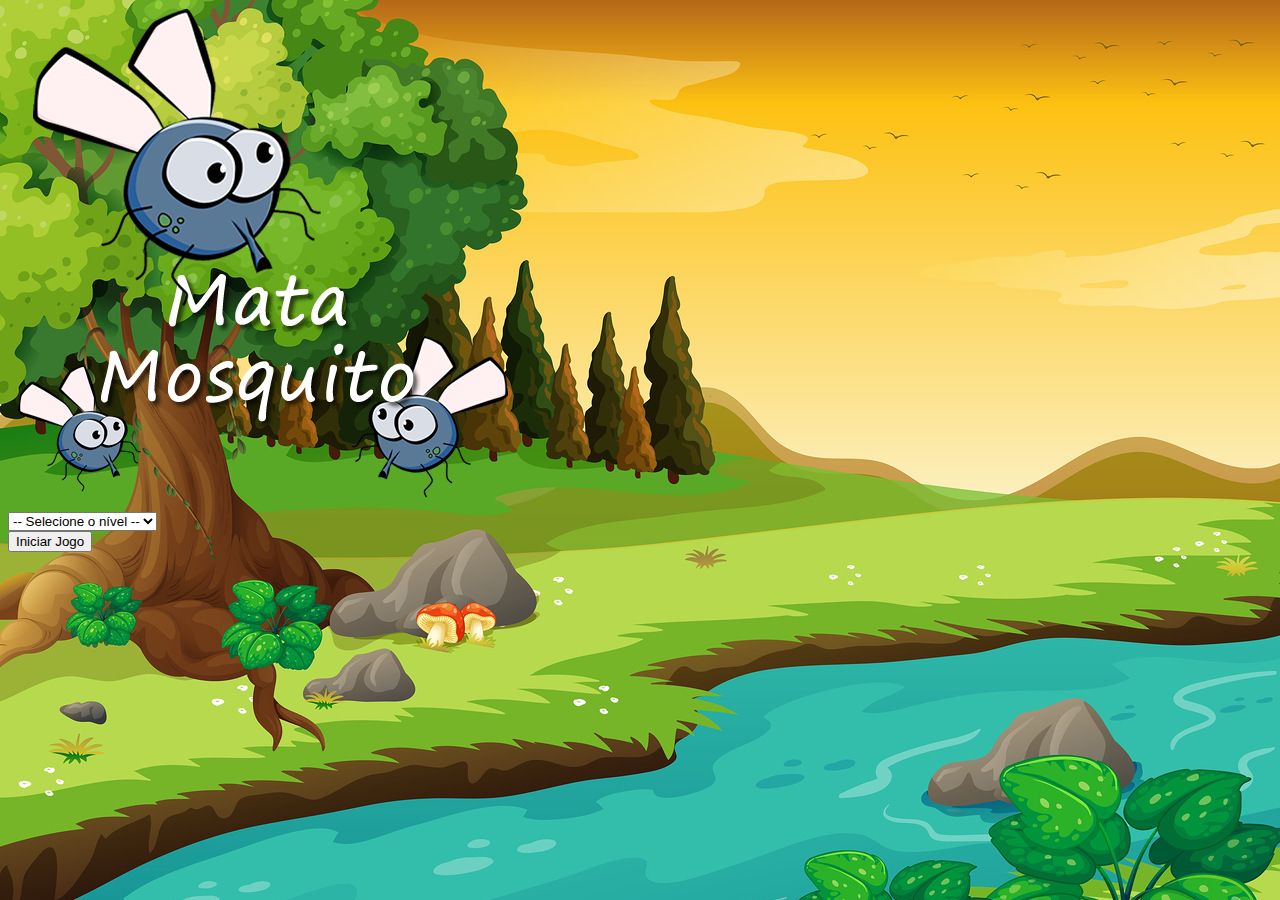
<file: Jogo mata mosquito/matamosquito/index.html>
<!DOCTYPE html>
<html>
    <head>
        <meta charset="utf-8">
        <meta http-equiv="X-UA-Compatible" content="IE=edge">
        <title></title>
        <meta name="description" content="">
        <meta name="viewport" content="width=device-width, initial-scale=1">
        <link href="https://cdn.jsdelivr.net/npm/bootstrap@5.0.0-beta2/dist/css/bootstrap.min.css" rel="stylesheet" integrity="sha384-BmbxuPwQa2lc/FVzBcNJ7UAyJxM6wuqIj61tLrc4wSX0szH/Ev+nYRRuWlolflfl" crossorigin="anonymous">
        <link rel="stylesheet" href="estilo.css">
    </head>
    <body>
        <div class="main">
            <div class="row">
                <div class="col">
                    <div class="d-flex justify-content-center">
                        <img src="imagens/game.png">
                    </div>
                </div>
            </div>

            <div class="row">
                <div class="col">
                    <div class="d-flex justify-content-center">
                        <div class="mb-2">
                            <select class="form-control" id="nivel">
                                <option value="">-- Selecione o nível --</option>
                                <option value="normal">Normal</option>
                                <option value="dificil">Dificil</option>
                                <option value="insano">Insano</option>
                            </select>
                        </div>
                    </div>
                </div>
            </div>

            <div class="row">
                <div class="col">
                    <div class="d-flex justify-content-center">
                        <button type="button" class="btn btn-danger btn-lg" onclick="iniciarJogo()">Iniciar Jogo</button>
                    </div>
                </div>
            </div>
        </div>
        <script>
            function iniciarJogo() {
                var nivel = document.getElementById('nivel').value
                
                if(nivel == ''){
                    alert('Selecione um nivel')
                    return false
                }

                window.location.href = 'app.html?' + nivel
            }
        </script>
    </body>
</html>
</file>
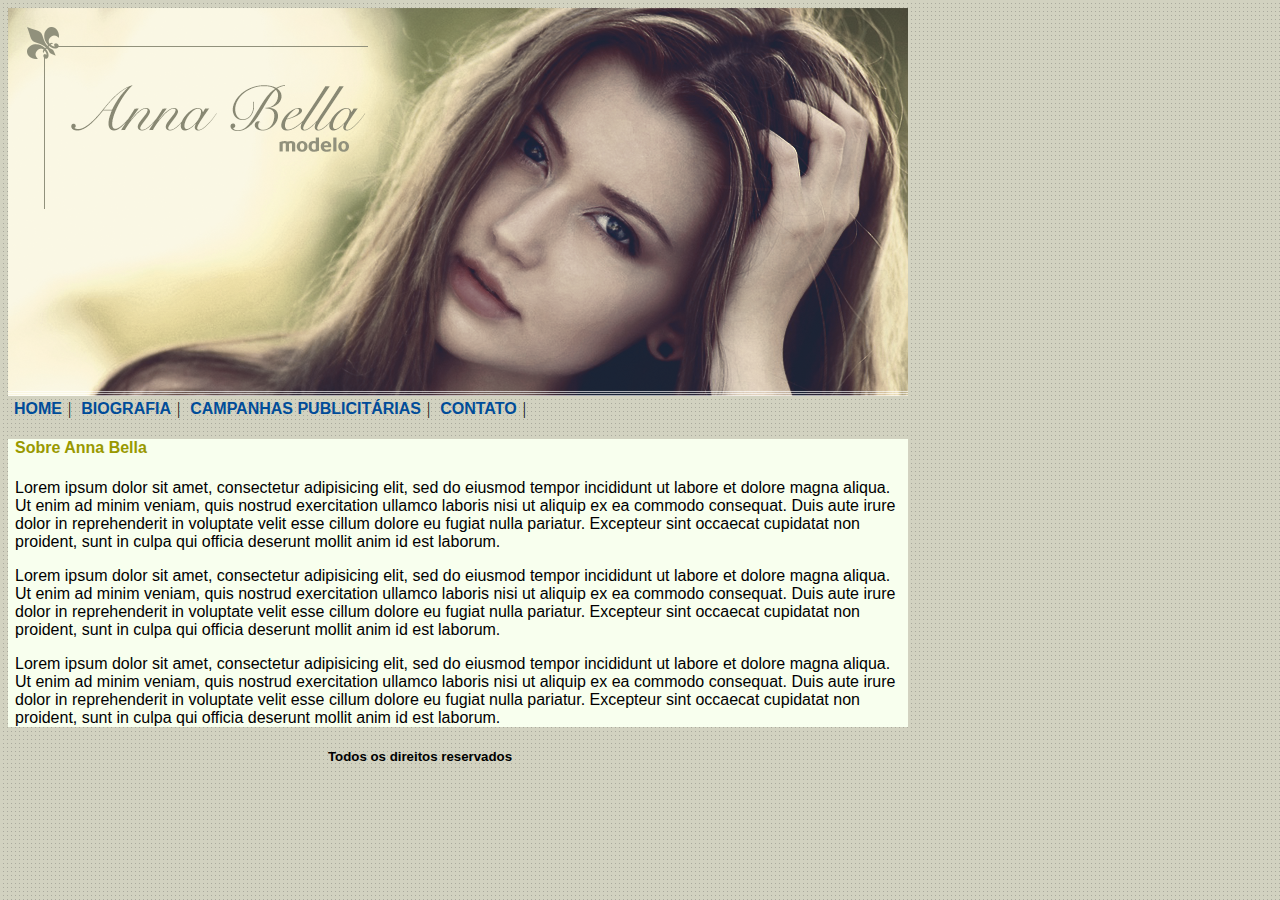
<file: Projeto Anna Bella/Projeto Anna Bella/index.html>
<!DOCTYPE html>
<html>
<head>
	<title>Página principal</title> 
	<meta charset="utf-8">  
	<link rel="stylesheet" type="text/css" href="css/estilo.css"> 
	<meta name="viewport" content="width=device-width, initial-scale=1.25">
</head>
<body background="fundo.png">
	<div class="capa">
		<img src="capa.png">
	</div> 
	<div id="navbar">
		<a href="index.html">HOME</a>| 
		<a href="biografia.html">BIOGRAFIA</a>|
		<a href="campanha.html">CAMPANHAS PUBLICITÁRIAS</a>|
		<a href="contato.html">CONTATO</a>|
	</div> 
	<div id="main">
		<h4 class="sobre">Sobre Anna Bella</h4> 
		<p>
			Lorem ipsum dolor sit amet, consectetur adipisicing elit, sed do eiusmod
			tempor incididunt ut labore et dolore magna aliqua. Ut enim ad minim veniam,
			quis nostrud exercitation ullamco laboris nisi ut aliquip ex ea commodo
			consequat. Duis aute irure dolor in reprehenderit in voluptate velit esse
			cillum dolore eu fugiat nulla pariatur. Excepteur sint occaecat cupidatat non
			proident, sunt in culpa qui officia deserunt mollit anim id est laborum.
		</p> 
		<p>
			Lorem ipsum dolor sit amet, consectetur adipisicing elit, sed do eiusmod
			tempor incididunt ut labore et dolore magna aliqua. Ut enim ad minim veniam,
			quis nostrud exercitation ullamco laboris nisi ut aliquip ex ea commodo
			consequat. Duis aute irure dolor in reprehenderit in voluptate velit esse
			cillum dolore eu fugiat nulla pariatur. Excepteur sint occaecat cupidatat non
			proident, sunt in culpa qui officia deserunt mollit anim id est laborum.
		</p>
		<p>
			Lorem ipsum dolor sit amet, consectetur adipisicing elit, sed do eiusmod
			tempor incididunt ut labore et dolore magna aliqua. Ut enim ad minim veniam,
			quis nostrud exercitation ullamco laboris nisi ut aliquip ex ea commodo
			consequat. Duis aute irure dolor in reprehenderit in voluptate velit esse
			cillum dolore eu fugiat nulla pariatur. Excepteur sint occaecat cupidatat non
			proident, sunt in culpa qui officia deserunt mollit anim id est laborum.
		</p>
	</div> 
	<div id="rodapé">
		<h5>Todos os direitos reservados</h5>
	</div>
</body>
</html>
</file>
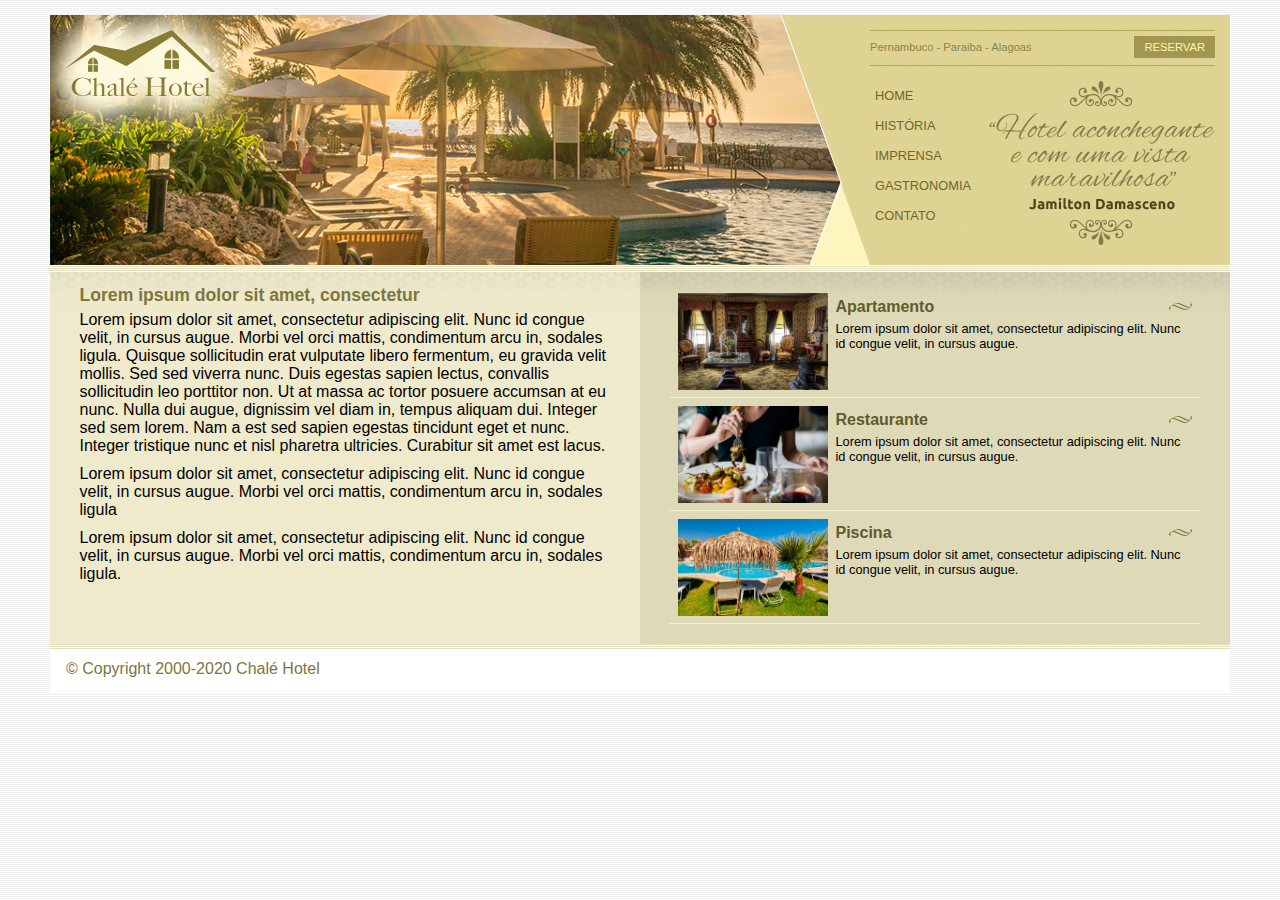
<file: Projeto Chalé Hotel/Projeto Chalé Hotel/index.html>
<!DOCTYPE html>
<html lang="pt-br">
    <head>
        <meta charset="utf-8">
        <meta http-equiv="X-UA-Compatible" content="IE=edge">
        <title>Chalé Hotel</title>
        <meta name="description" content="">
        <meta name="viewport" content="width=device-width, initial-scale=1">
        <link rel="stylesheet" href="css/estilo.css">
    </head>
    <body> 
        <div id="main"> <!-- Inicio main -->
            
            <div id="topo"><!-- Inicio topo --> 
                <div id="arealogo"> <!-- Inicio arealogo -->
                    <h1 class="logo"><a href="#">Chalé Hotel</a></h1>
                </div><!-- Fim arealogo -->
                <div id="areamenu"><!-- Inicio areamenu -->
                    <div id="menu"> <!-- Inicio menu -->
                        <div id="menu-locais">
                            <span class="locais"> Pernambuco - Paraiba - Alagoas</span>  
                            <a href="#" class="reserva">Reservar</a> 
                            <div style="clear:both"></div>
                        </div>   
                        <div id="menu2"> 
                            <ul id="navegacao">
                                <li><a href="#">Home</a></li>
                                <li><a href="#">História</a></li>
                                <li><a href="#">Imprensa</a></li>
                                <li><a href="#">Gastronomia</a></li>
                                <li><a href="#">Contato</a></li>
                            </ul>  
                            <img class="depoimento" src="img/depoimento.png">
                        </div>  
                    </div> <!-- Fim menu -->
                </div> <!-- Fim areamenu -->
            </div> <!-- Fim topo --> 
            
            <div id="areaprincipal"><!-- Inicio areaprincipal --> 
                <div class="conteudo">
                    <h2>Lorem ipsum dolor sit amet, consectetur</h2> 
                    <p>Lorem ipsum dolor sit amet, consectetur adipiscing elit. Nunc id congue velit, in cursus augue. Morbi vel orci mattis, condimentum arcu in, sodales ligula. Quisque sollicitudin erat vulputate libero fermentum, eu gravida velit mollis. Sed sed viverra nunc. Duis egestas sapien lectus, convallis sollicitudin leo porttitor non. Ut at massa ac tortor posuere accumsan at eu nunc. Nulla dui augue, dignissim vel diam in, tempus aliquam dui. Integer sed sem lorem. Nam a est sed sapien egestas tincidunt eget et nunc. Integer tristique nunc et nisl pharetra ultricies. Curabitur sit amet est lacus.</p>
                    <p>Lorem ipsum dolor sit amet, consectetur adipiscing elit. Nunc id congue velit, in cursus augue. Morbi vel orci mattis, condimentum arcu in, sodales ligula</p> 
                    <p>Lorem ipsum dolor sit amet, consectetur adipiscing elit. Nunc id congue velit, in cursus augue. Morbi vel orci mattis, condimentum arcu in, sodales ligula.</p>
                </div>
            </div><!-- Fim areaprincipal --> 
            <div id="arealateral"><!-- Inicio arealateral --> 
                <div class="conteudo">
                    <ul id="beneficios">
                        <li><a href="#">
                            <img src="img/apartamento.jpg" width="150" alt="apartamento"> 
                            <h3>Apartamento</h3>
                            <p>Lorem ipsum dolor sit amet, consectetur adipiscing elit. Nunc id congue velit, in cursus augue.</p> 
                            
                        </a></li>
                        <li><a href="#">
                            <img src="img/restaurante.jpg" width="150" alt="restaurante"> 
                            <h3>Restaurante</h3>
                            <p>Lorem ipsum dolor sit amet, consectetur adipiscing elit. Nunc id congue velit, in cursus augue.</p> 
                            
                        </a></li>
                        <li><a href="#">
                            <img src="img/piscina.jpg" width="150" alt="piscina">  
                            <h3>Piscina</h3>
                            <p>Lorem ipsum dolor sit amet, consectetur adipiscing elit. Nunc id congue velit, in cursus augue.</p> 
                            
                        </a></li>
                    </ul>
                </div>
            </div><!-- Fim arealateral --> 

            <div id="rodape"><!-- Inicio rodape -->
                <span> &copy; Copyright 2000-2020 Chalé Hotel</span>
            </div> <!-- Fim rodape -->
        </div><!-- Fim main -->   
    </body>
</html>
</file>
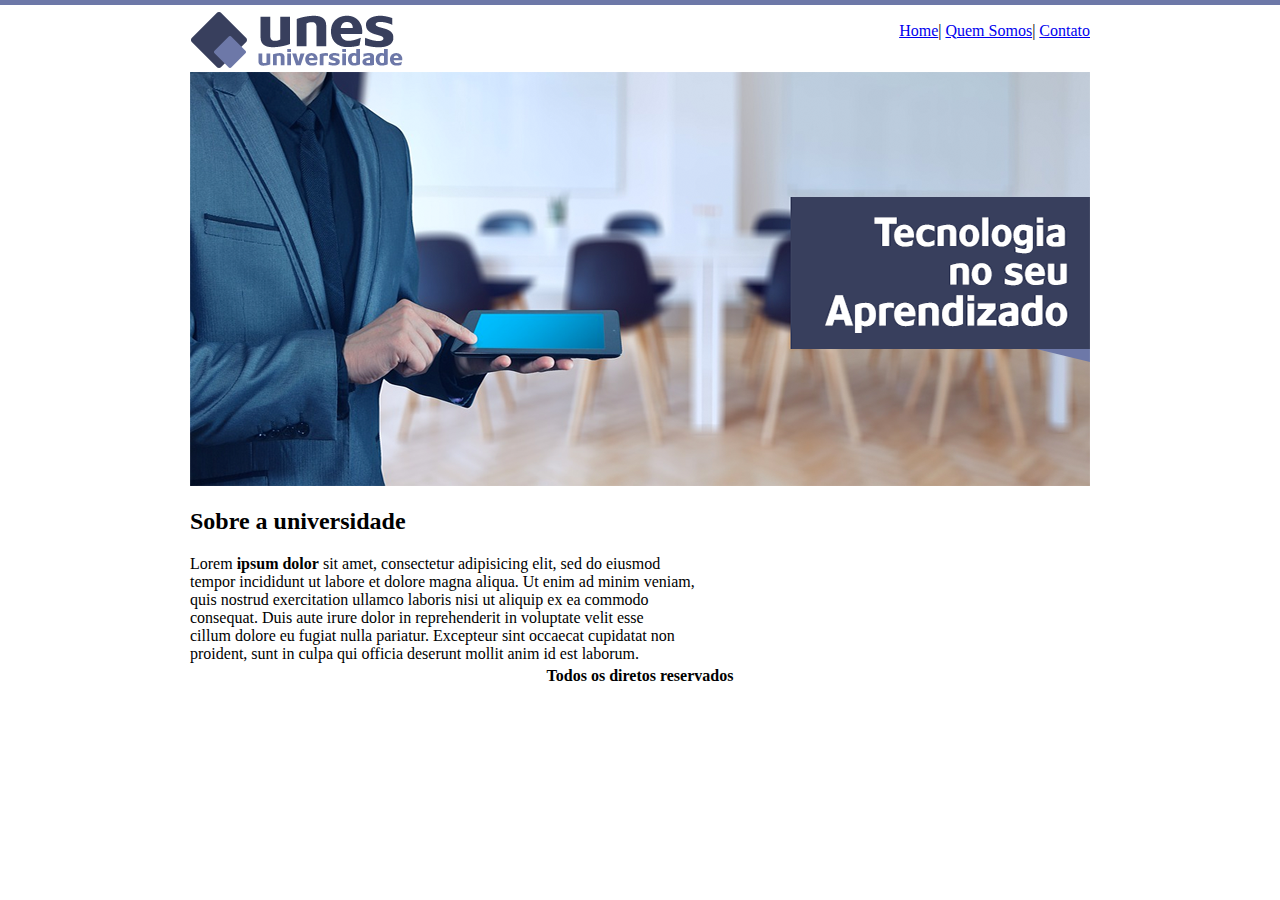
<file: Projeto Unes/Projeto UNES/index.html>
<DOCTYPE html> 
<!DOCTYPE html>
<html>
<head>
	<meta charset="utf-8">
	<title>UNES - Página Principal</title>
</head>
<body background="img/fundo2.png">  
	<table border="0" width="900" align="center"> 
		<tr>
			<td><img src="img/logo.png"></td>
			
			<td align="right"><a href="index.html">Home</a>| 
			<a href="quemsomos.html">Quem Somos</a>| 
			<a href="contatos.html">Contato</a><br><br></td> 
		</tr> 
		<tr>
			<td colspan="2" ><img src="img/capa.png"><br><br></td> 

			<tr>
			<td colspan="2"><h2>Sobre a universidade</h2> 
			<p>Lorem <b>ipsum dolor</b> sit amet, consectetur adipisicing elit, sed do eiusmod<br>
			tempor incididunt ut labore et dolore magna aliqua. Ut enim ad minim veniam,<br>
			quis nostrud exercitation ullamco laboris nisi ut aliquip ex ea commodo<br>
			consequat. Duis aute irure dolor in reprehenderit in voluptate velit esse<br>
			cillum dolore eu fugiat nulla pariatur. Excepteur sint occaecat cupidatat non<br>
			proident, sunt in culpa qui officia deserunt mollit anim id est laborum.</p></td></tr>
			
			<tr>
				<td colspan="2" align="center">
					<h4>Todos os diretos reservados</h4>
				</td>
			</tr>
			 
	</table> 
		<table border="0" width="900" align="center"> 
			 
		</table>

</body>
</html>
</file>
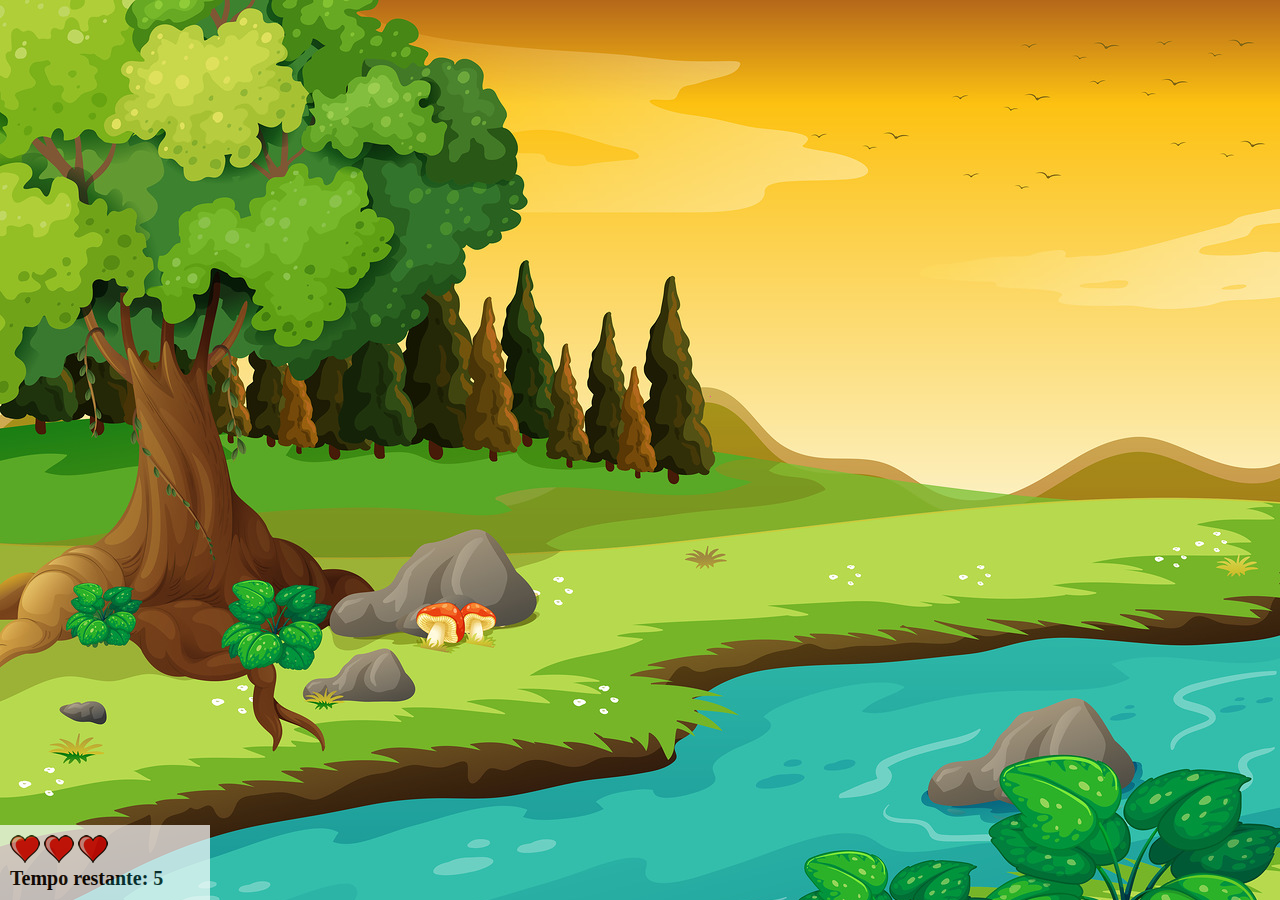
<file: Jogo mata mosquito/matamosquito/app.html>
<!DOCTYPE html>
<html lang="pt-br">
    <head>
        <meta charset="utf-8">
        <meta http-equiv="X-UA-Compatible" content="IE=edge">
        <title>JavaScript</title>
        <meta name="description" content="">
        <meta name="viewport" content="width=device-width. initial-scale=1">
        <link rel="stylesheet" href="estilo.css"> 
        <script src="jogo.js"></script>
    </head>
    <body onresize="ajustaTamanhoJogo()">
        <div class="painel">
            <div class="vidas">
                <img id="v1" src="imagens/coracao_cheio.png">
                <img id="v2" src="imagens/coracao_cheio.png">
                <img id="v3" src="imagens/coracao_cheio.png">
            </div>
            <div class="cronometro">
                Tempo restante: <span id="cronometro"></span>
            </div>   
        </div>
        <script>
            document.getElementById('cronometro').innerHTML = tempo

            var criaMosquito = setInterval(function() {
                posicaoRandomica()
            }, criaMosquitoTempo)
        </script>
    </body>
</html>
</file>
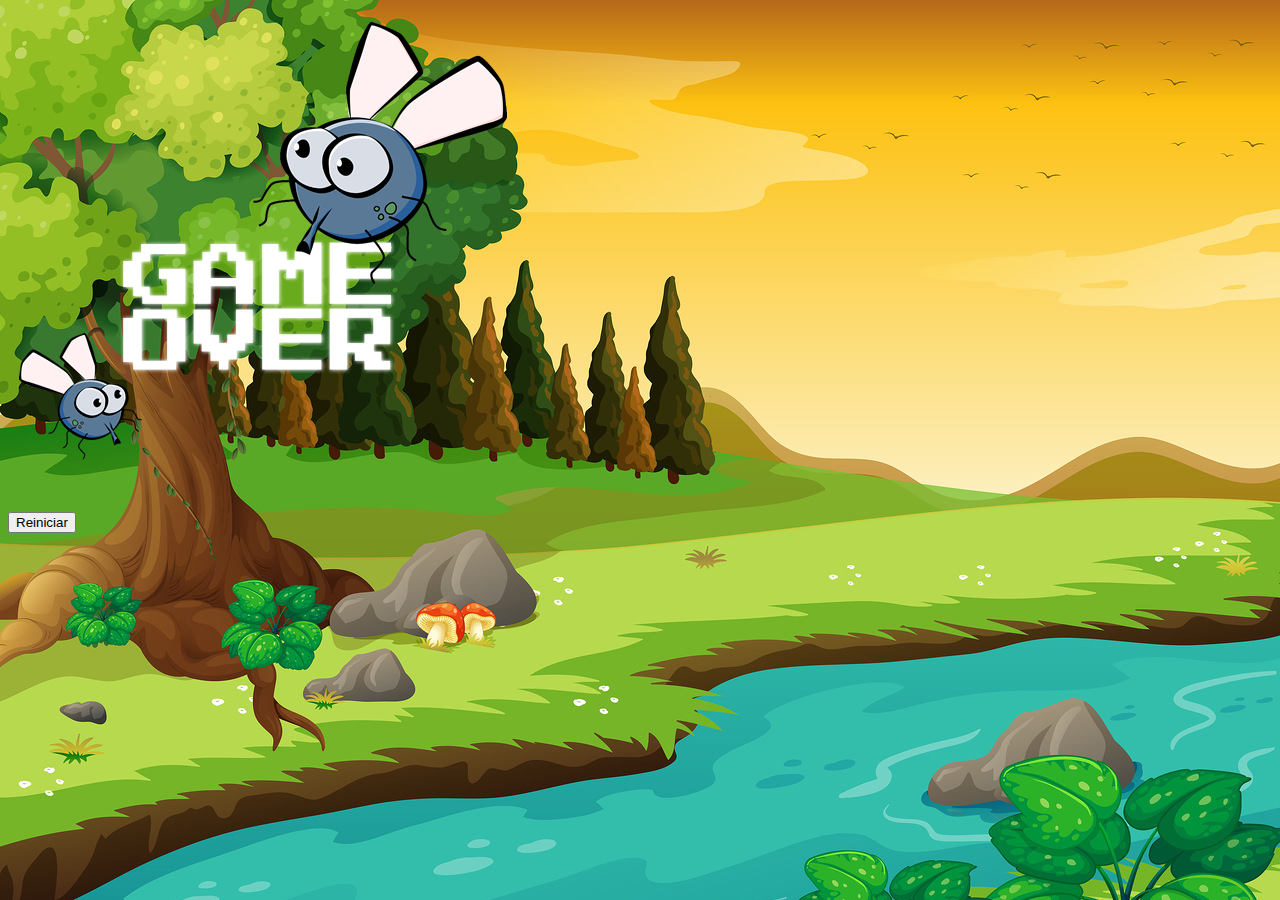
<file: Jogo mata mosquito/matamosquito/fim-de-jogo.html>
<!DOCTYPE html>
<html>
    <head>
        <meta charset="utf-8">
        <meta http-equiv="X-UA-Compatible" content="IE=edge">
        <title></title>
        <meta name="description" content="">
        <meta name="viewport" content="width=device-width, initial-scale=1">
        <link href="https://cdn.jsdelivr.net/npm/bootstrap@5.0.0-beta2/dist/css/bootstrap.min.css" rel="stylesheet" integrity="sha384-BmbxuPwQa2lc/FVzBcNJ7UAyJxM6wuqIj61tLrc4wSX0szH/Ev+nYRRuWlolflfl" crossorigin="anonymous">
        <link rel="stylesheet" href="estilo.css">
    </head>
    <body>
        <div class="main">
            <div class="row">
                <div class="col">
                    <div class="d-flex justify-content-center">
                        <img src="imagens/game_over.png">
                    </div>
                </div>
            </div>

            <div class="row">
                <div class="col">
                    <div class="d-flex justify-content-center">
                        <button type="button" class="btn btn-dark btn-lg" onclick="window.location.href='index.html'">Reiniciar</button>
                    </div>
                </div>
            </div>
        </div>
        <script src="" async defer></script>
    </body>
</html>
</file>
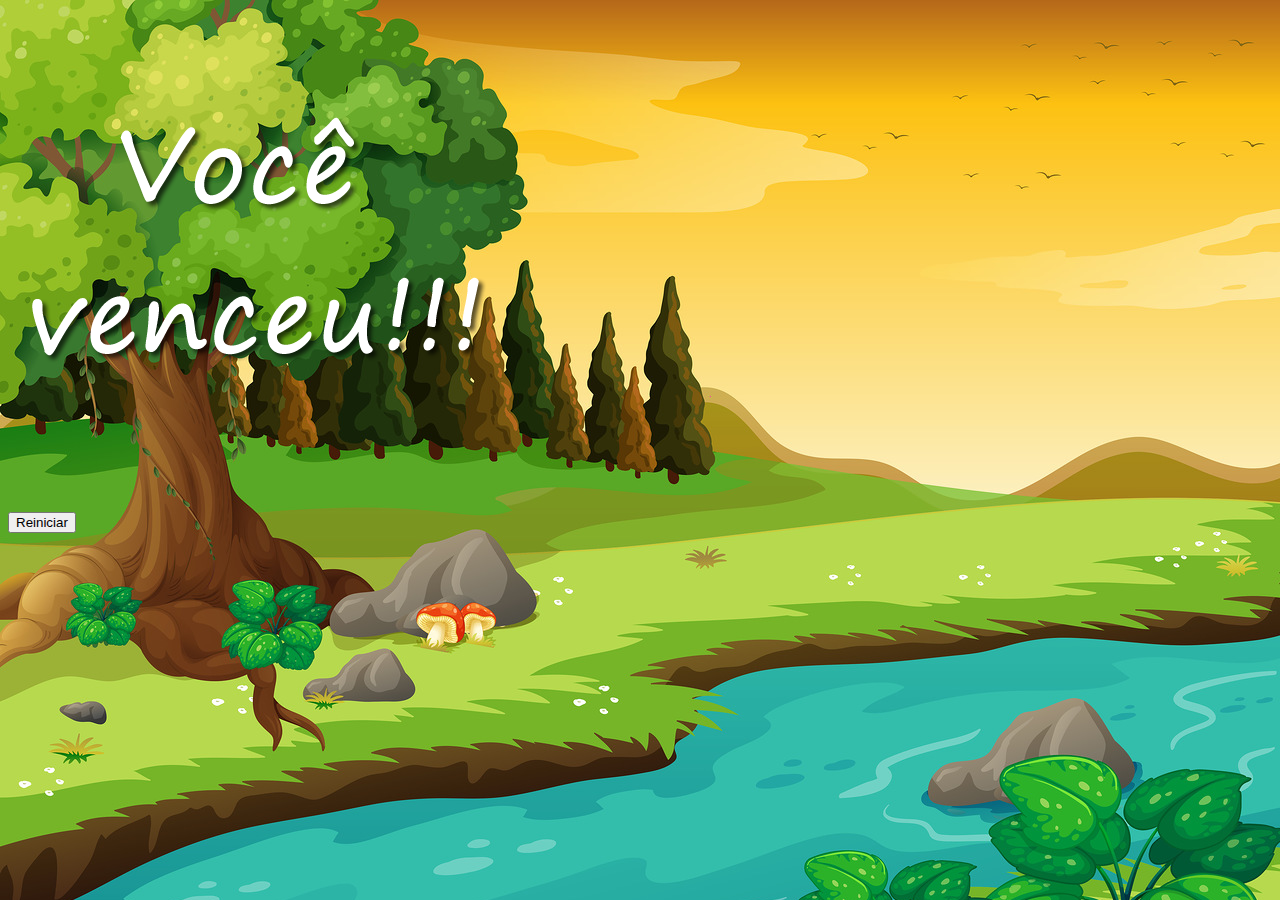
<file: Jogo mata mosquito/matamosquito/vitoria.html>
<!DOCTYPE html>
<html>
    <head>
        <meta charset="utf-8">
        <meta http-equiv="X-UA-Compatible" content="IE=edge">
        <title></title>
        <meta name="description" content="">
        <meta name="viewport" content="width=device-width, initial-scale=1">
        <link href="https://cdn.jsdelivr.net/npm/bootstrap@5.0.0-beta2/dist/css/bootstrap.min.css" rel="stylesheet" integrity="sha384-BmbxuPwQa2lc/FVzBcNJ7UAyJxM6wuqIj61tLrc4wSX0szH/Ev+nYRRuWlolflfl" crossorigin="anonymous">
        <link rel="stylesheet" href="estilo.css">
    </head>
    <body>
        <div class="main">
            <div class="row">
                <div class="col">
                    <div class="d-flex justify-content-center">
                        <img src="imagens/vitoria.png">
                    </div>
                </div>
            </div>

            <div class="row">
                <div class="col">
                    <div class="d-flex justify-content-center">
                        <button type="button" class="btn btn-dark btn-lg" onclick="window.location.href='index.html'">Reiniciar</button>
                    </div>
                </div>
            </div>
        </div>
        <script src="" async defer></script>
    </body>
</html>
</file>
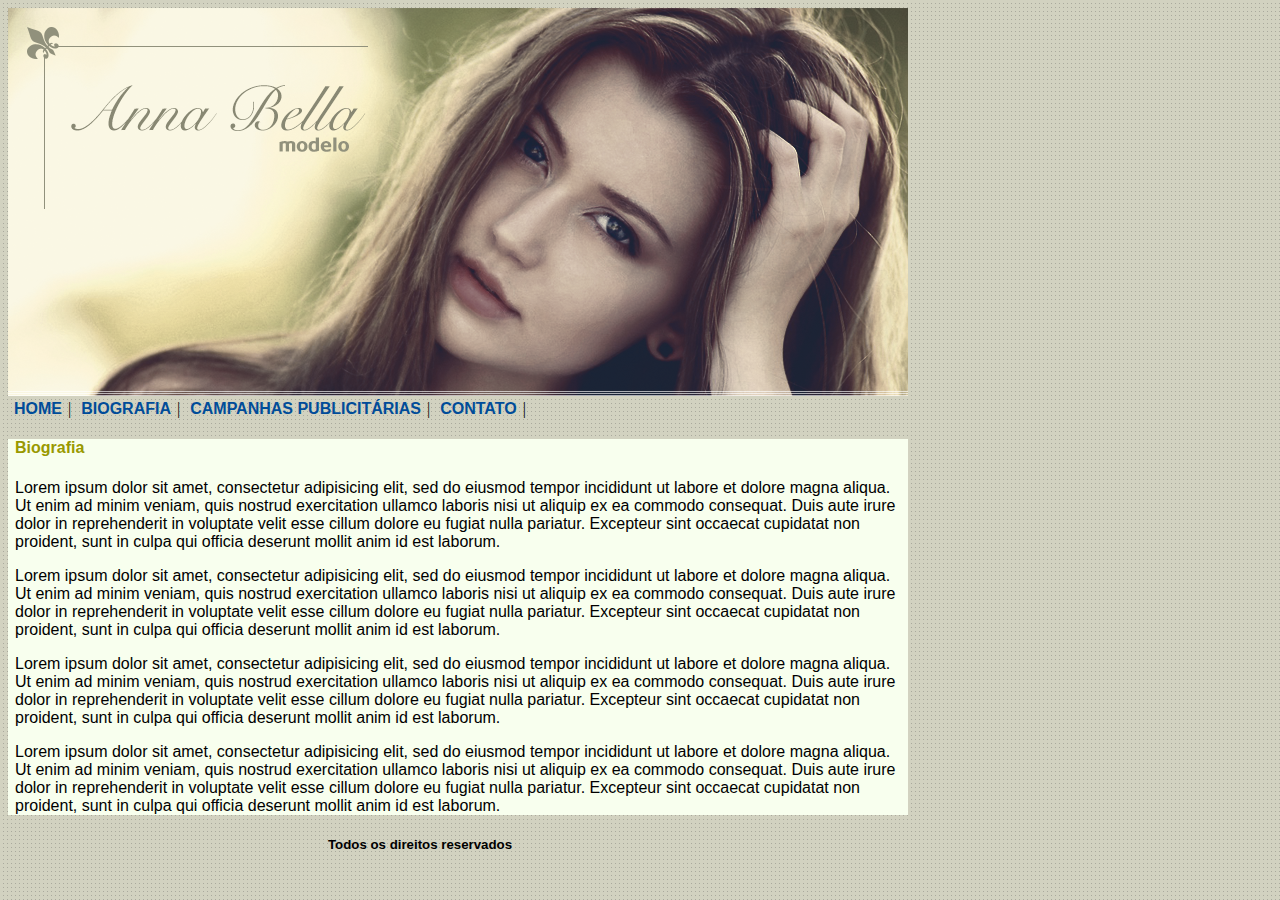
<file: Projeto Anna Bella/Projeto Anna Bella/biografia.html>
<!DOCTYPE html>
<html>
<head>
	<title>Biografia</title> 
	<meta charset="utf-8">  
	<link rel="stylesheet" type="text/css" href="css/estilo.css"> 
	<meta name="viewport" content="width=device-width, initial-scale=1.25">
</head>
<body background="fundo.png">
	<div class="capa">
		<img src="capa.png">
	</div> 
	<div id="navbar">
		<a href="index.html">HOME</a>| 
		<a href="biografia.html">BIOGRAFIA</a>|
		<a href="campanha.html">CAMPANHAS PUBLICITÁRIAS</a>|
		<a href="contato.html">CONTATO</a>|
	</div> 
	<div id="main"> 
		<h4 class="sobre">Biografia</h4>
		<p>Lorem ipsum dolor sit amet, consectetur adipisicing elit, sed do eiusmod
		tempor incididunt ut labore et dolore magna aliqua. Ut enim ad minim veniam,
		quis nostrud exercitation ullamco laboris nisi ut aliquip ex ea commodo
		consequat. Duis aute irure dolor in reprehenderit in voluptate velit esse
		cillum dolore eu fugiat nulla pariatur. Excepteur sint occaecat cupidatat non
		proident, sunt in culpa qui officia deserunt mollit anim id est laborum.</p> 
		<p>Lorem ipsum dolor sit amet, consectetur adipisicing elit, sed do eiusmod
		tempor incididunt ut labore et dolore magna aliqua. Ut enim ad minim veniam,
		quis nostrud exercitation ullamco laboris nisi ut aliquip ex ea commodo
		consequat. Duis aute irure dolor in reprehenderit in voluptate velit esse
		cillum dolore eu fugiat nulla pariatur. Excepteur sint occaecat cupidatat non
		proident, sunt in culpa qui officia deserunt mollit anim id est laborum.</p>
		<p>Lorem ipsum dolor sit amet, consectetur adipisicing elit, sed do eiusmod
		tempor incididunt ut labore et dolore magna aliqua. Ut enim ad minim veniam,
		quis nostrud exercitation ullamco laboris nisi ut aliquip ex ea commodo
		consequat. Duis aute irure dolor in reprehenderit in voluptate velit esse
		cillum dolore eu fugiat nulla pariatur. Excepteur sint occaecat cupidatat non
		proident, sunt in culpa qui officia deserunt mollit anim id est laborum.</p>
		<p>Lorem ipsum dolor sit amet, consectetur adipisicing elit, sed do eiusmod
		tempor incididunt ut labore et dolore magna aliqua. Ut enim ad minim veniam,
		quis nostrud exercitation ullamco laboris nisi ut aliquip ex ea commodo
		consequat. Duis aute irure dolor in reprehenderit in voluptate velit esse
		cillum dolore eu fugiat nulla pariatur. Excepteur sint occaecat cupidatat non
		proident, sunt in culpa qui officia deserunt mollit anim id est laborum.</p>

	</div> 
	<div id="rodapé">
		<h5>Todos os direitos reservados</h5>
	</div>
</body>
</html>
</file>
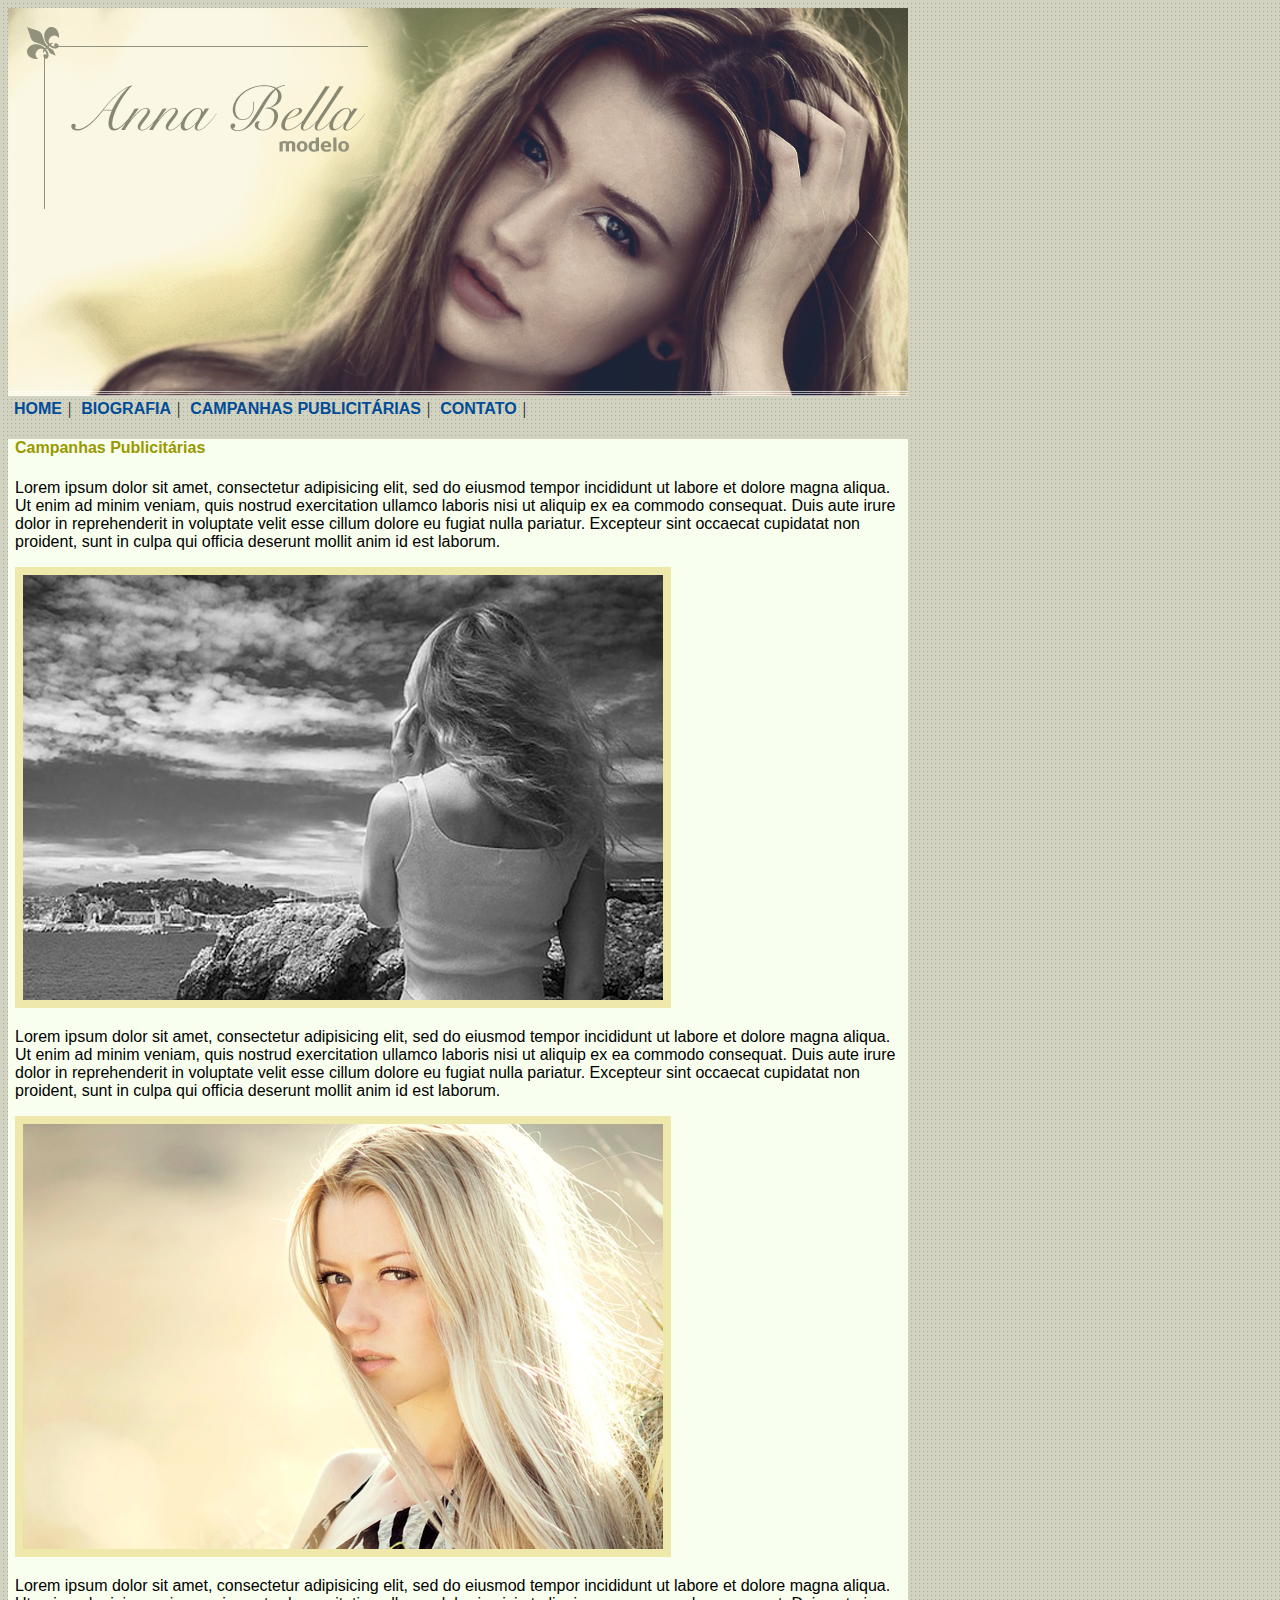
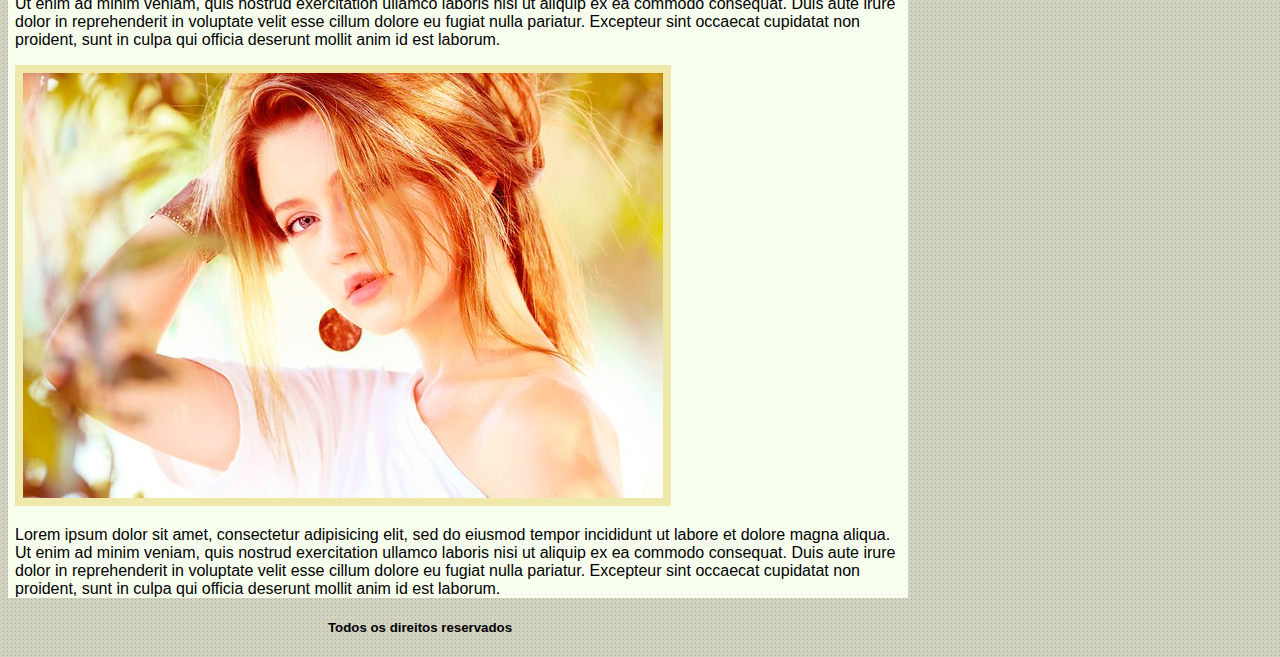
<file: Projeto Anna Bella/Projeto Anna Bella/campanha.html>
<!DOCTYPE html>
<html>
<head>
	<title>Campanhas Publicitárias</title> 
	<meta charset="utf-8">  
	<link rel="stylesheet" type="text/css" href="css/estilo.css"> 
	<meta name="viewport" content="width=device-width, initial-scale=1.25">
</head>
<body background="fundo.png">
	<div class="capa">
		<img src="capa.png">
	</div> 
	<div id="navbar">
		<a href="index.html">HOME</a>| 
		<a href="biografia.html">BIOGRAFIA</a>|
		<a href="campanha.html">CAMPANHAS PUBLICITÁRIAS</a>|
		<a href="contato.html">CONTATO</a>|
	</div> 
	<div id="main"> 
		<h4 class="sobre">Campanhas Publicitárias</h4> 
		<p>Lorem ipsum dolor sit amet, consectetur adipisicing elit, sed do eiusmod
		tempor incididunt ut labore et dolore magna aliqua. Ut enim ad minim veniam,
		quis nostrud exercitation ullamco laboris nisi ut aliquip ex ea commodo
		consequat. Duis aute irure dolor in reprehenderit in voluptate velit esse
		cillum dolore eu fugiat nulla pariatur. Excepteur sint occaecat cupidatat non
		proident, sunt in culpa qui officia deserunt mollit anim id est laborum.</p> 
		<img src="foto1.png" class="foto">  
		<p>Lorem ipsum dolor sit amet, consectetur adipisicing elit, sed do eiusmod
		tempor incididunt ut labore et dolore magna aliqua. Ut enim ad minim veniam,
		quis nostrud exercitation ullamco laboris nisi ut aliquip ex ea commodo
		consequat. Duis aute irure dolor in reprehenderit in voluptate velit esse
		cillum dolore eu fugiat nulla pariatur. Excepteur sint occaecat cupidatat non
		proident, sunt in culpa qui officia deserunt mollit anim id est laborum.</p> 
		<img src="foto2.png" class="foto"> 
		<p>Lorem ipsum dolor sit amet, consectetur adipisicing elit, sed do eiusmod
		tempor incididunt ut labore et dolore magna aliqua. Ut enim ad minim veniam,
		quis nostrud exercitation ullamco laboris nisi ut aliquip ex ea commodo
		consequat. Duis aute irure dolor in reprehenderit in voluptate velit esse
		cillum dolore eu fugiat nulla pariatur. Excepteur sint occaecat cupidatat non
		proident, sunt in culpa qui officia deserunt mollit anim id est laborum.</p> 
		<img src="foto3.png" class="foto">
		<p>Lorem ipsum dolor sit amet, consectetur adipisicing elit, sed do eiusmod
		tempor incididunt ut labore et dolore magna aliqua. Ut enim ad minim veniam,
		quis nostrud exercitation ullamco laboris nisi ut aliquip ex ea commodo
		consequat. Duis aute irure dolor in reprehenderit in voluptate velit esse
		cillum dolore eu fugiat nulla pariatur. Excepteur sint occaecat cupidatat non
		proident, sunt in culpa qui officia deserunt mollit anim id est laborum.</p>


	</div> 
	<div id="rodapé">
		<h5>Todos os direitos reservados</h5>
	</div>
</body>
</html>
</file>
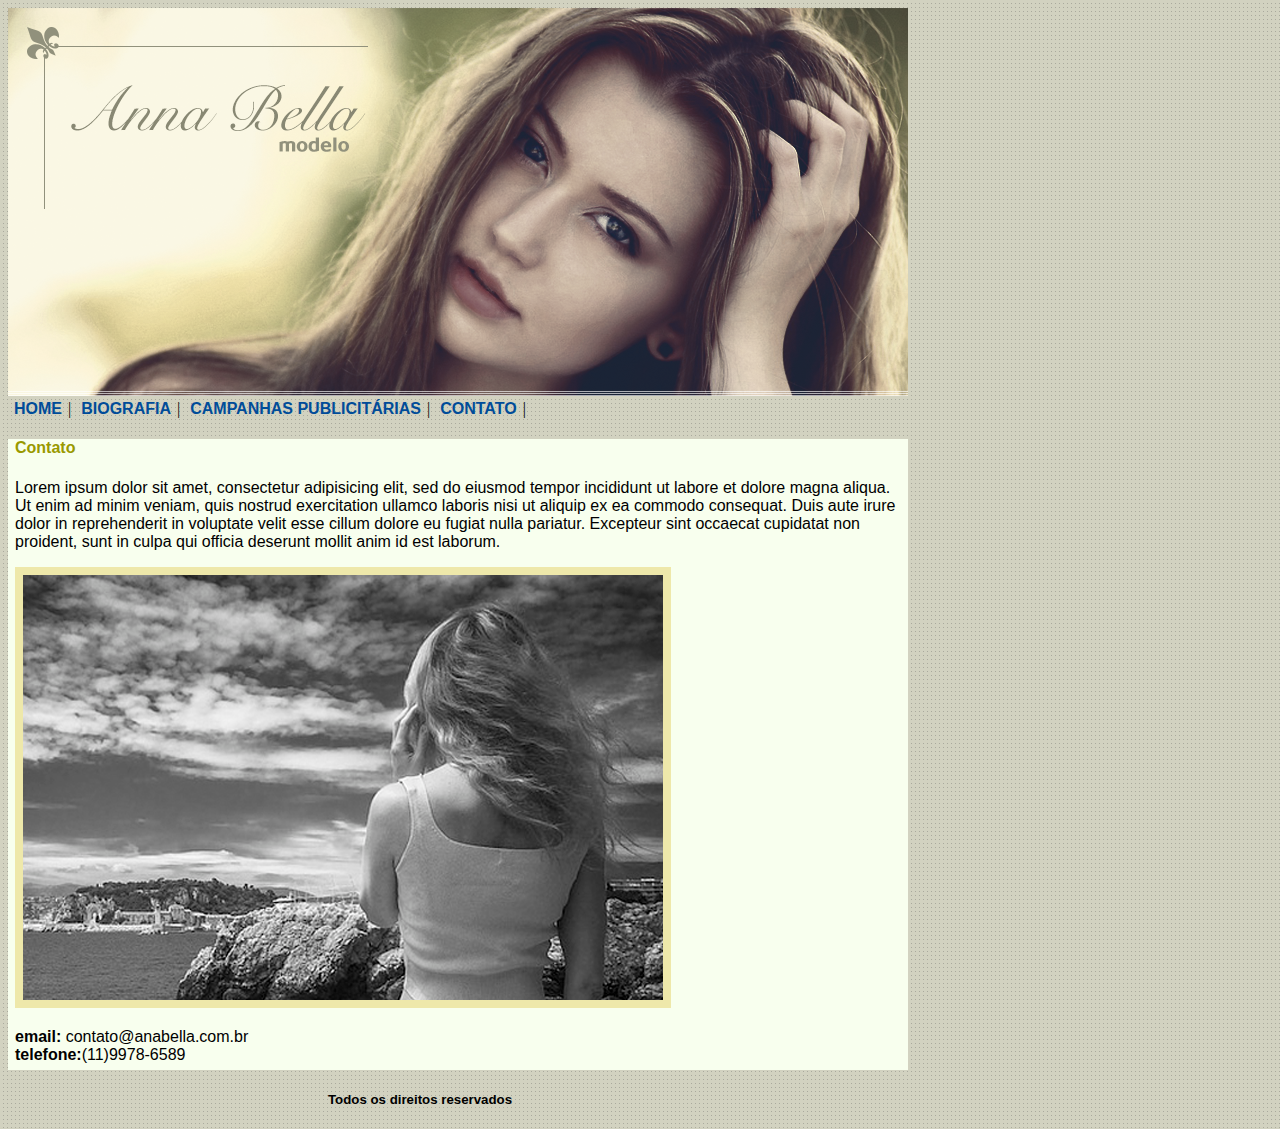
<file: Projeto Anna Bella/Projeto Anna Bella/contato.html>
<!DOCTYPE html>
<html>
<head>
	<title>Contato</title> 
	<meta charset="utf-8">  
	<link rel="stylesheet" type="text/css" href="css/estilo.css"> 
	<meta name="viewport" content="width=device-width, initial-scale=1.25">
</head>
<body background="fundo.png">
	<div class="capa">
		<img src="capa.png">
	</div> 
	<div id="navbar">
		<a href="index.html">HOME</a>| 
		<a href="biografia.html">BIOGRAFIA</a>|
		<a href="campanha.html">CAMPANHAS PUBLICITÁRIAS</a>|
		<a href="contato.html">CONTATO</a>|
	</div> 
	<div id="main"> 
		<h4 class="sobre">Contato</h4> 
		<p>Lorem ipsum dolor sit amet, consectetur adipisicing elit, sed do eiusmod
		tempor incididunt ut labore et dolore magna aliqua. Ut enim ad minim veniam,
		quis nostrud exercitation ullamco laboris nisi ut aliquip ex ea commodo
		consequat. Duis aute irure dolor in reprehenderit in voluptate velit esse
		cillum dolore eu fugiat nulla pariatur. Excepteur sint occaecat cupidatat non
		proident, sunt in culpa qui officia deserunt mollit anim id est laborum.</p> 
		<img src="foto1.png" class="foto">  
		<p class="contatos"><strong>email:</strong> contato@anabella.com.br<br> 
			<strong>telefone:</strong>(11)9978-6589</p>

	</div> 
	<div id="rodapé">
		<h5>Todos os direitos reservados</h5>
	</div>
</body>
</html>
</file>
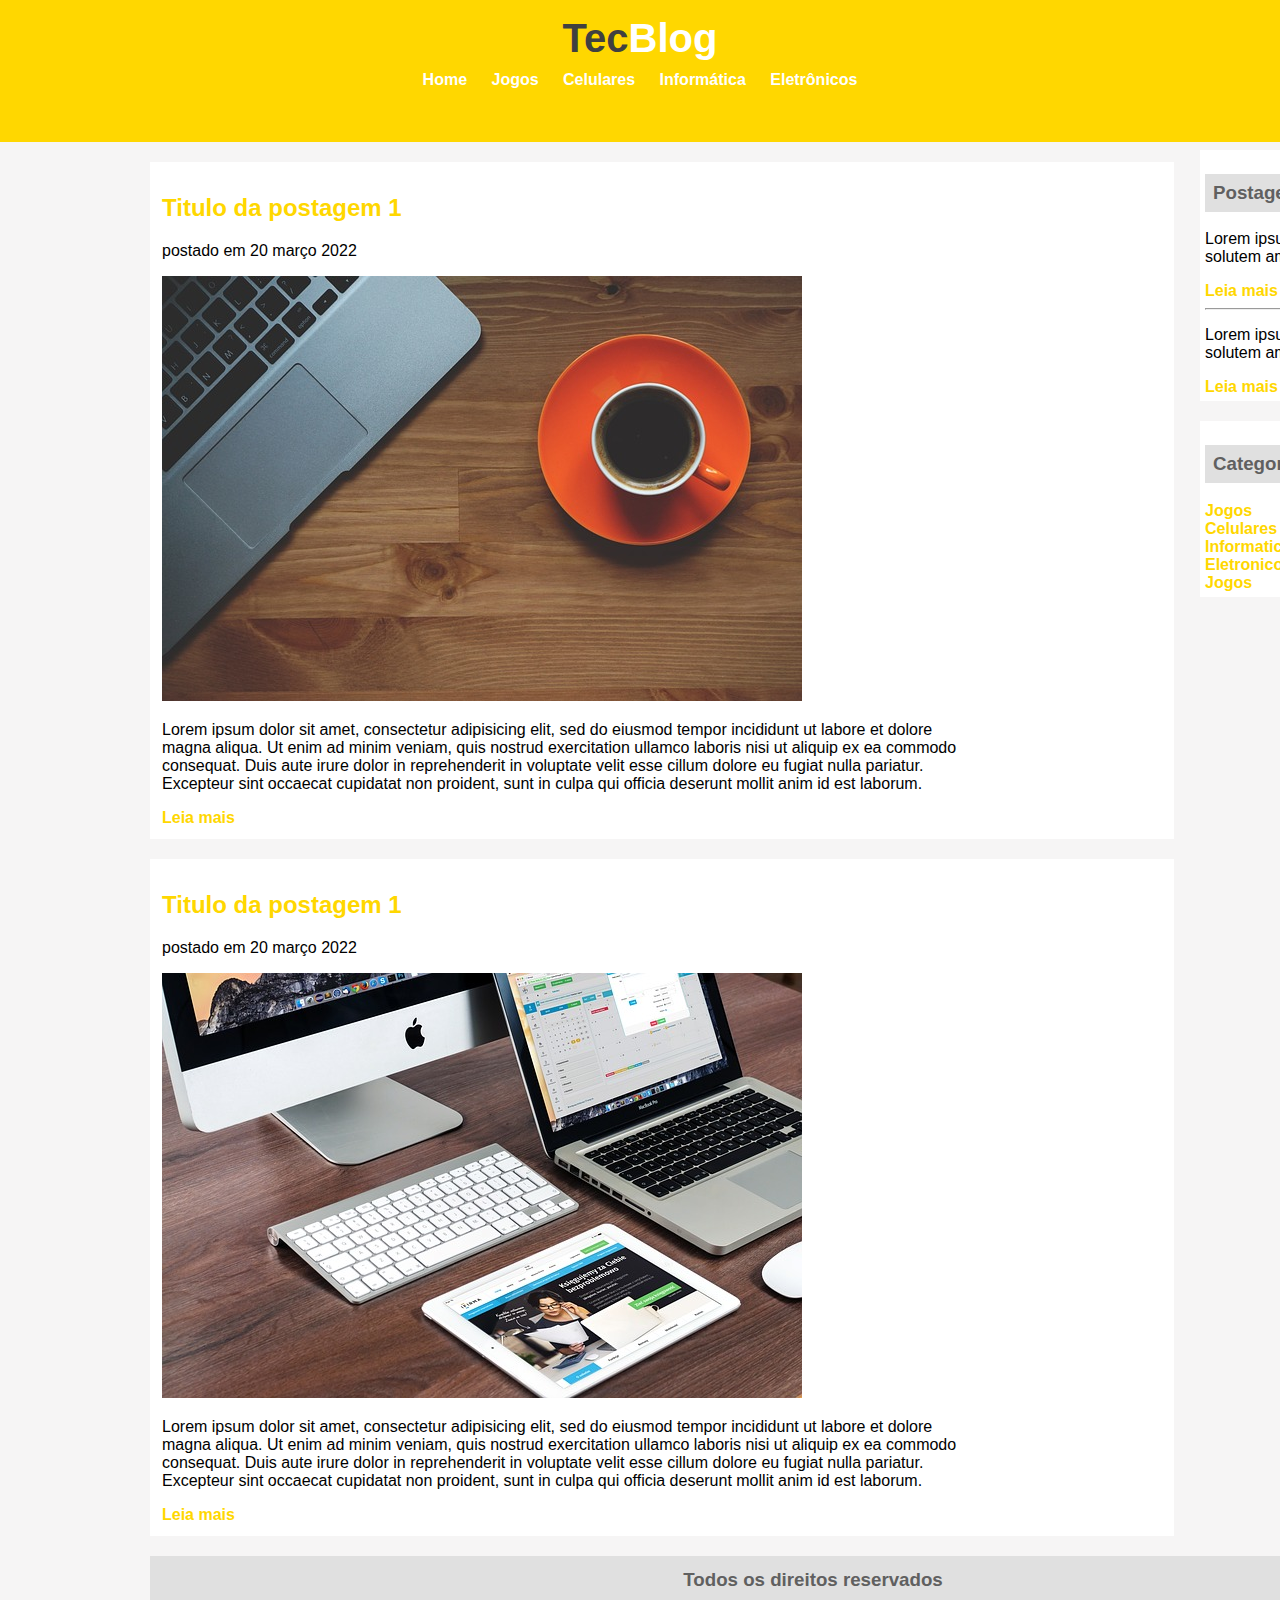
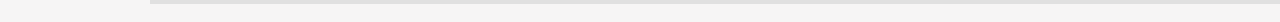
<file: Projeto Tecblog/Projeto TecBlog/Tecblog.html>
<!DOCTYPE html>
<html>
<head>
	<title>TecBlog</title> 
	<meta charset="utf-8"> 
	<link rel="stylesheet" type="text/css" href="css/estiloblog.css">
</head>
<body>
	<div id="cabecalho">
		<div id="logo">
			<span class="tec">Tec</span><span class="blog">Blog</span>
		</div> 
		<div id="navbar">
			<a href="">Home</a> 
			<a href="">Jogos</a> 
			<a href="">Celulares</a> 
			<a href="">Informática</a> 
			<a href="">Eletrônicos</a> 
		</div> 
	</div> 
	<div id="main">  
		<div class="postagem" >
			<h2>Titulo da postagem 1</h2> 
			<p>postado em 20 março 2022</p> 
			<img src="img/imagem1.jpg"> 
			<p>
				Lorem ipsum dolor sit amet, consectetur adipisicing elit, sed do eiusmod
				tempor incididunt ut labore et dolore magna aliqua. Ut enim ad minim veniam,
				quis nostrud exercitation ullamco laboris nisi ut aliquip ex ea commodo
				consequat. Duis aute irure dolor in reprehenderit in voluptate velit esse
				cillum dolore eu fugiat nulla pariatur. Excepteur sint occaecat cupidatat non
				proident, sunt in culpa qui officia deserunt mollit anim id est laborum.
			</p> 
			<a href="" class="link">Leia mais</a> 
		</div>
		<div class="postagem"  >  
			<h2>Titulo da postagem 1</h2> 
			<p>postado em 20 março 2022</p>
			<img src="img/imagem2.jpg"> 
			<p>Lorem ipsum dolor sit amet, consectetur adipisicing elit, sed do eiusmod
			tempor incididunt ut labore et dolore magna aliqua. Ut enim ad minim veniam,
			quis nostrud exercitation ullamco laboris nisi ut aliquip ex ea commodo
			consequat. Duis aute irure dolor in reprehenderit in voluptate velit esse
			cillum dolore eu fugiat nulla pariatur. Excepteur sint occaecat cupidatat non
			proident, sunt in culpa qui officia deserunt mollit anim id est laborum.</p> 
			<a href="" class="link">Leia mais</a>
		</div> 
		<div id="lateral"> 
			<div class="recentes" >
				<h3>Postagens recentes</h3> 
				<p>Lorem ipsum dolorem sit amet,<br> solutem amet dotem</p> 
				<a href="" class="link">Leia mais</a> 
				<hr> 
				<p>Lorem ipsum dolorem sit amet,<br> solutem amet dotem</p> 
				<a href="" class="link">Leia mais</a>  
			</div> 
			<div class="categorias" > 
				<h3>Categorias</h3>
				<a href="" class="link">Jogos</a><br> 
				<a href="" class="link">Celulares</a><br> 
				<a href="" class="link">Informatica</a><br> 
				<a href="" class="link">Eletronicos</a><br> 
				<a href="" class="link">Jogos</a><br> 
			</div>
		</div> 
		<div id="rodapé" >
			<h3 class="textorodape">Todos os direitos reservados</h5>
		</div>
	</div>
</body>
</html>
</file>
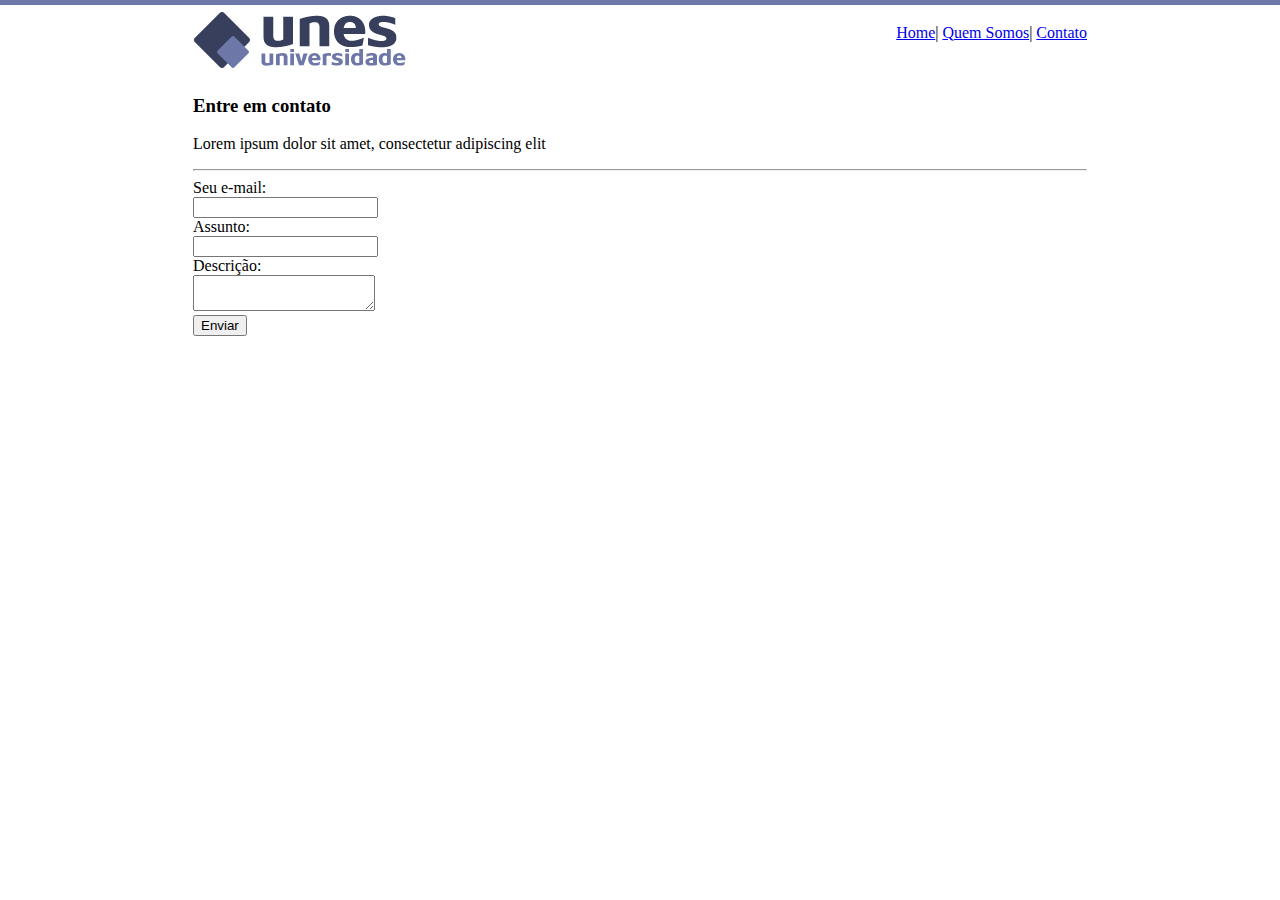
<file: Projeto Unes/Projeto UNES/contatos.html>
<!DOCTYPE html>
<html>
<head>
	<meta charset="utf-8">
	<title>UNES - Quem Somos</title>
</head>
<body background="img/fundo2.png" > 
	<table border="0" width="900" align="center"> 
		<tr>
			<td><img src="img/logo.png"></td>
			
			<td align="right"><a href="index.html">Home</a>| 
			<a href="quemsomos.html">Quem Somos</a>| 
			<a href="contatos.html">Contato</a><br><br></td> 
		</tr> 
		<tr>
			<td colspan="2">
				<h3>Entre em contato</h3>	
				<p>Lorem ipsum dolor sit amet, consectetur adipiscing elit</p>	 
				<hr> 
				<form>
					Seu e-mail:<br> 
					<input type="e-mail" name=""><br> 
					Assunto:<br>
					<input type="text" name=""><br>
					Descrição:<br>
					<textarea></textarea><br> 
					<input type="submit" value="Enviar" name="">
				</form>
			</td>
		</tr>
		
	</table> 
		
</body>
</html>
</file>
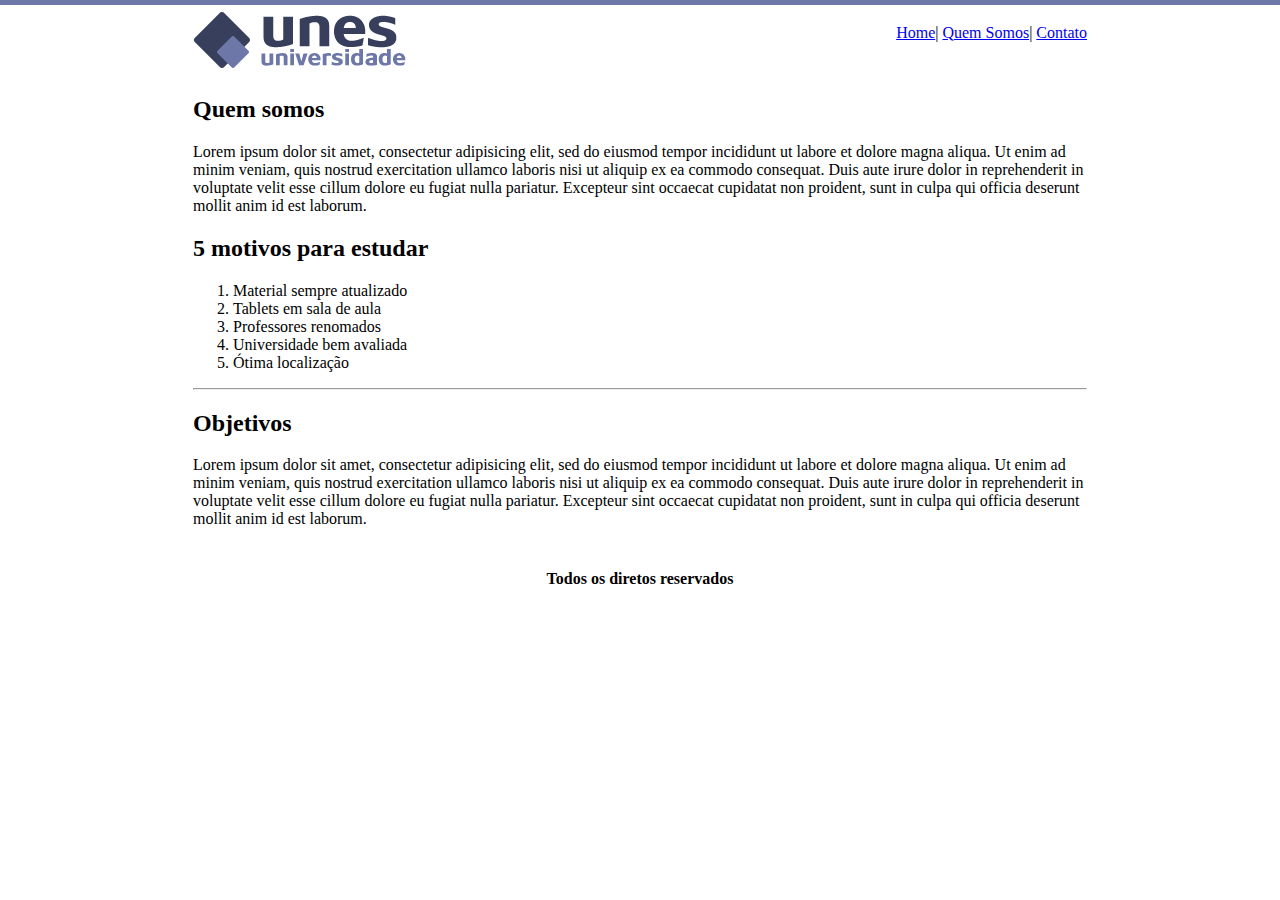
<file: Projeto Unes/Projeto UNES/quemsomos.html>
<!DOCTYPE html>
<html>
<head>
	<meta charset="utf-8">
	<title>UNES - Quem Somos</title>
</head>
<body background="img/fundo2.png" > 
	<table border="0" width="900" align="center"> 
		<tr>
			<td><img src="img/logo.png"></td>
			
			<td align="right"><a href="index.html">Home</a>| 
			<a href="quemsomos.html">Quem Somos</a>| 
			<a href="contatos.html">Contato</a><br><br></td> 
		</tr> 
		<tr>
			<td colspan="2">
				<h2>Quem somos</h2> 
				<p>Lorem ipsum dolor sit amet, consectetur adipisicing elit, sed do eiusmod
				tempor incididunt ut labore et dolore magna aliqua. Ut enim ad minim veniam,
				quis nostrud exercitation ullamco laboris nisi ut aliquip ex ea commodo
				consequat. Duis aute irure dolor in reprehenderit in voluptate velit esse
				cillum dolore eu fugiat nulla pariatur. Excepteur sint occaecat cupidatat non
				proident, sunt in culpa qui officia deserunt mollit anim id est laborum.</p>
			
				<h2>5 motivos para estudar</h2> 
				<ol>
					<li>Material sempre atualizado</li>
					<li>Tablets em sala de aula</li>
					<li>Professores renomados</li>
					<li>Universidade bem avaliada</li>
					<li>Ótima localização</li>
				</ol> 
				<hr>
				<h2>Objetivos</h2> 
				<p>Lorem ipsum dolor sit amet, consectetur adipisicing elit, sed do eiusmod
				tempor incididunt ut labore et dolore magna aliqua. Ut enim ad minim veniam,
				quis nostrud exercitation ullamco laboris nisi ut aliquip ex ea commodo
				consequat. Duis aute irure dolor in reprehenderit in voluptate velit esse
				cillum dolore eu fugiat nulla pariatur. Excepteur sint occaecat cupidatat non
				proident, sunt in culpa qui officia deserunt mollit anim id est laborum.</p>
			</td> 
		</tr> 
		<tr>
				<td colspan="2" align="center">
					<h4>Todos os diretos reservados</h4>
				</td>
			</tr>
		
	</table> 
		
</body>
</html>
</file>
<file: Jogo mata mosquito/matamosquito/estilo.css>
html{
    cursor: url(imagens/mata_mosquito.png) 30 30, auto;
}

body{
    background-image: url(imagens/bg.jpg);
    background-repeat: no-repeat;
    background-size: 100%;
}

.mosquito1{
    width: 50px;
    height: 50px;
}

.mosquito2{
    width: 70px;
    height: 70px;
}

.mosquito3{
    width: 90px;
    height: 90px;
}

.ladoA{
    transform: scaleX(1);
}

.ladoB{
    transform: scaleX(-1)
}

.painel{
    position: absolute;
    width: 190px;
    padding: 10px;
    left: 0;
    bottom: 0px;
    border-top: 1px white;
    background-color: white;
    opacity: 0.7;
}

.vidas{
    float: left;
}

.cronometro{
    float: left;
    font-size: 20px;
    font-weight: bold;
}
</file>
<file: Projeto Anna Bella/Projeto Anna Bella/css/estilo.css>
#navbar a{
	font-family: Tahoma, Verdana, sans-serif; 
	color: #004C99; 
	text-decoration: none; 
	padding: 6px; 
	font-weight: bold; 
} 

#main{
	background-color: #F8FFEE; 
	width: 900px;
} 

.sobre{
	font-family: Arial; 
	color: #999900; 
	margin-left: 7px;
}

p{
	font-family: Arial; 
	margin-left: 7px;
} 

#rodapé{
	font-family: Arial; 
	margin-left: 320px;
} 

.foto{
	border: 8px solid #EEE8AA; 
	margin-left: 7px;
} 

.contatos{
	padding-bottom: 6px;
}
</file>
<file: Projeto Chalé Hotel/Projeto Chalé Hotel/css/estilo.css>
*{
    margin: 0; 
    padding: 0;
} 

body{
    font-family: "Helvetica Neue", "Trebuchet MS", sans-serif;   
    background: #fff url(../img/bg.png); 
    margin: 15px;
} 

#main{
    background: #ede9cc url(../img/bg-container.png) top center repeat-y; 
    margin: 0 auto;  
    min-width: 740px; 
    max-width: 1180px; 
} 

#topo{ 
    position: relative;
    background: #dbcd87; 
    height: 15.4em; 
    min-height: 250px;
} 

#arealogo{ 
    position: absolute;
    background: url(../img/topo-imagem-principal.png) no-repeat; 
    width: 100%; 
    height: 250px; 
    top: 0; 
    left: 0; 
    z-index: 1;
} 

.logo a{ 
    position: absolute; 
    top: 15px; 
    left: 15px; 
    z-index: 3; 
    background: url(../img/logo.png) no-repeat; 
    width: 151px; 
    height: 66px; 
    text-indent: -9999px;
}

#areamenu{ 
    position: absolute;
    background: url(../img/topo-imagem-lateral.png) no-repeat; 
    width: 450px; 
    height: 250px; 
    top: 0; 
    right: 0; 
    z-index: 2;
} 

#menu{
    margin-left: 90px;
    margin-right: 15px;  
    padding-top: 15px;
} 

#menu-locais{
    border-top: 1px solid #b5ab56;
    border-bottom: 1px solid #b5ab56;
    padding-top: 5px;
    padding-bottom: 5px;
    font-size: 0.7em;
    color: #8b8448; 
} 

#menu-locais .locais{
    float: left;
    line-height: 2.1em; 
}

a{
    text-decoration: none;
}

a.reserva{
    text-transform: uppercase; 
    background-color: #a29750;
    color: #fff5b0; 
    padding: 5px 10px; 
    float: right;
}

/* Barra de navegação vertical  */ 
#menu2{
    margin-top: 15px;
} 

ul{
    list-style: none;
}

ul#navegacao{
    float: left;
} 

ul#navegacao a{
    text-transform: uppercase; 
    font-size: 0.8em;
    padding: 5px; 
    color: #6e672c; 
    line-height: 30px;
}

ul#navegacao a:hover{
    background: #fdf6be; 
}

.depoimento{
    width: 226px;
    height: 164px;
    float: right;
} 

/* Área de conteúdos */ 
#areaprincipal{ 
    float: left; 
    width: 50%; 
    background: url(../img/bg-area-principal.png)  top left repeat-x; 
    padding: 15px 0px;
}

#arealateral{ 
    float: right; 
    width: 50%; 
    background: url(../img/bg-area-lateral.png)  top left repeat-x; 
    padding: 20px 0px;
} 

.conteudo{
    margin: 0 auto; 
    width: 90%; 
} 

#rodape{
    clear: both; 
    padding: 16px; 
    background: #fff url(../img/bg-rodape.png) repeat-x top; 
    color: #7d7640;
} 

/* Formatações de texto */ 
h2{
    color: #7d7640; 
    font-size: 1.1em; 
    padding: 5px 0px; 
} 

p{
    font-size: 1em; 
    margin-bottom: 10px;
} 

/* Formatações da area lateral */ 

#beneficios li {
    padding: 8px; 
    border-bottom: 1px solid #f3efcb; 
    height: 6em;
} 

#beneficios li a img{
    float: left; 
    margin-right: 8px;
}

#beneficios li a p{
    color: #000;
    font-size: 0.8em
}

#beneficios li a h3{
    font-size: 1em;   
    color: #615b2d;
    padding: 5px 0; 
    background: url(../img/ornamento.png) no-repeat center right;
} 

#beneficios li:hover{
    background: #f6f3d6; 
    cursor: pointer;
}
</file>
<file: Projeto Tecblog/Projeto TecBlog/css/estiloblog.css>
body{
			font-family: Arial;  
			margin: 0; 
			background-color: #F6F5F5; 

		}  
		h2{
			color: #FFD700; 
		}  
		p{
			width: 800px;
		} 
		 
		h3{
			color: #606060; 
			background: #E0E0E0; 
			width: 220px; 
			padding: 8px;
		}
		#main{
			margin: auto 50px;
		}
		#cabecalho{
			background: #FFD700; 
			height: 110px; 
			padding: 16px; 
		}  
		#logo{
			text-align: center;
		} 
		#navbar{
			text-align: center; 
			margin: 10px;
		} 
		#navbar a{
			margin: 10px; 
			text-decoration: none; 
			color: white; 
			font-weight: bold;
		} 
		#navbar a:hover{
			background: white; 
			color: #FFD700; 
			padding: 10px;
		} 
		#lateral{
			position: absolute; 
			top: 150px; 
			left: 1200px 

		}
		.tec{
			font-size: 40px; 
			color: #404040; 
			font-weight: bold; 
		} 
		.blog{
			font-size: 40px; 
			color: white; 
			font-weight: bold;
		} 
		.link{
			color: #FFD700; 
			text-decoration: none; 
			font-weight: bold;
		} 
		.link:hover{
			text-decoration: underline;
		} 
		.recentes{
			background: white;
			padding: 5px; 
			width: 400px; 
		} 	
		.categorias{
			background: white; 
			padding: 5px; 
			margin-top: 20px;
		} 
		.postagem{
			background: white; 
			width: 1000px; 
			margin-left: 100px; 
			margin-top: 20px;
			padding: 12px;
		} 
		.textorodape{
			width: 1300px; 
			margin-left: 100px; 
			margin-top: 20px; 
			text-align: center; 
			padding: 13px;
		}
</file>
